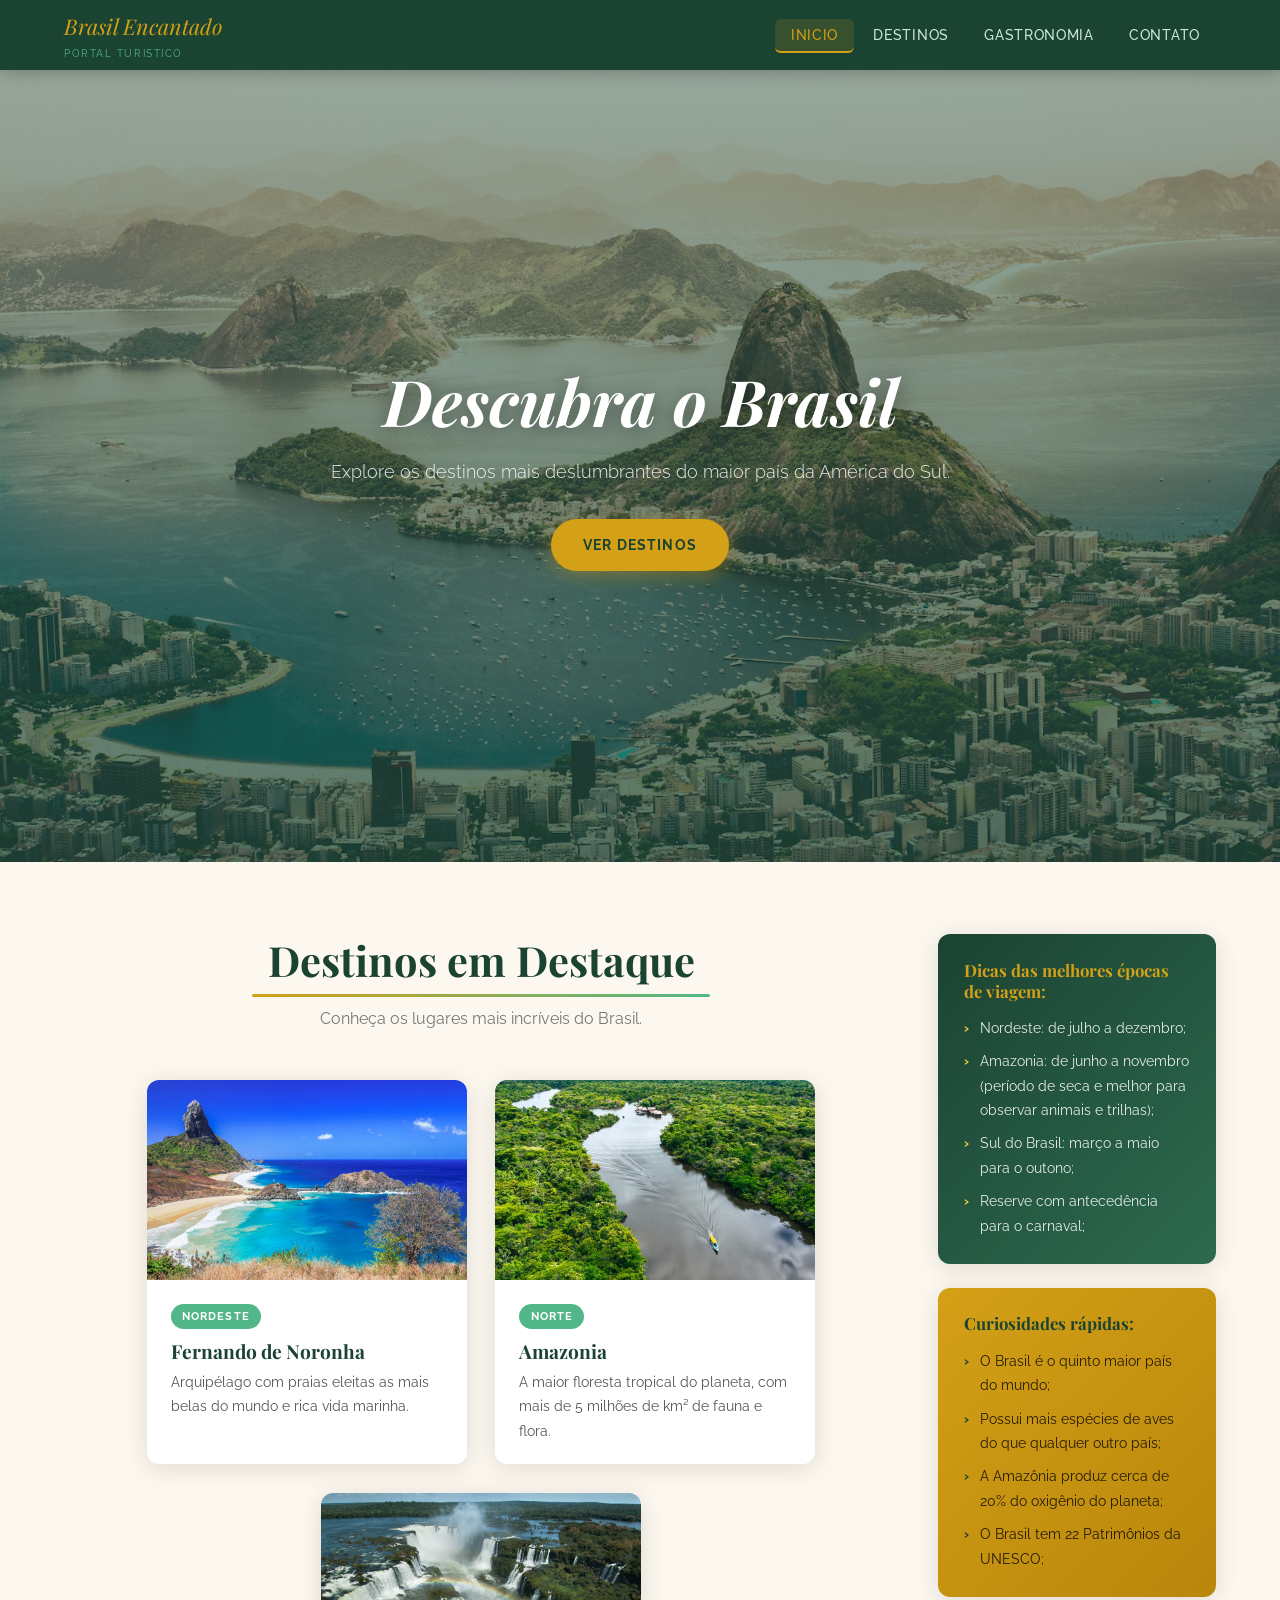
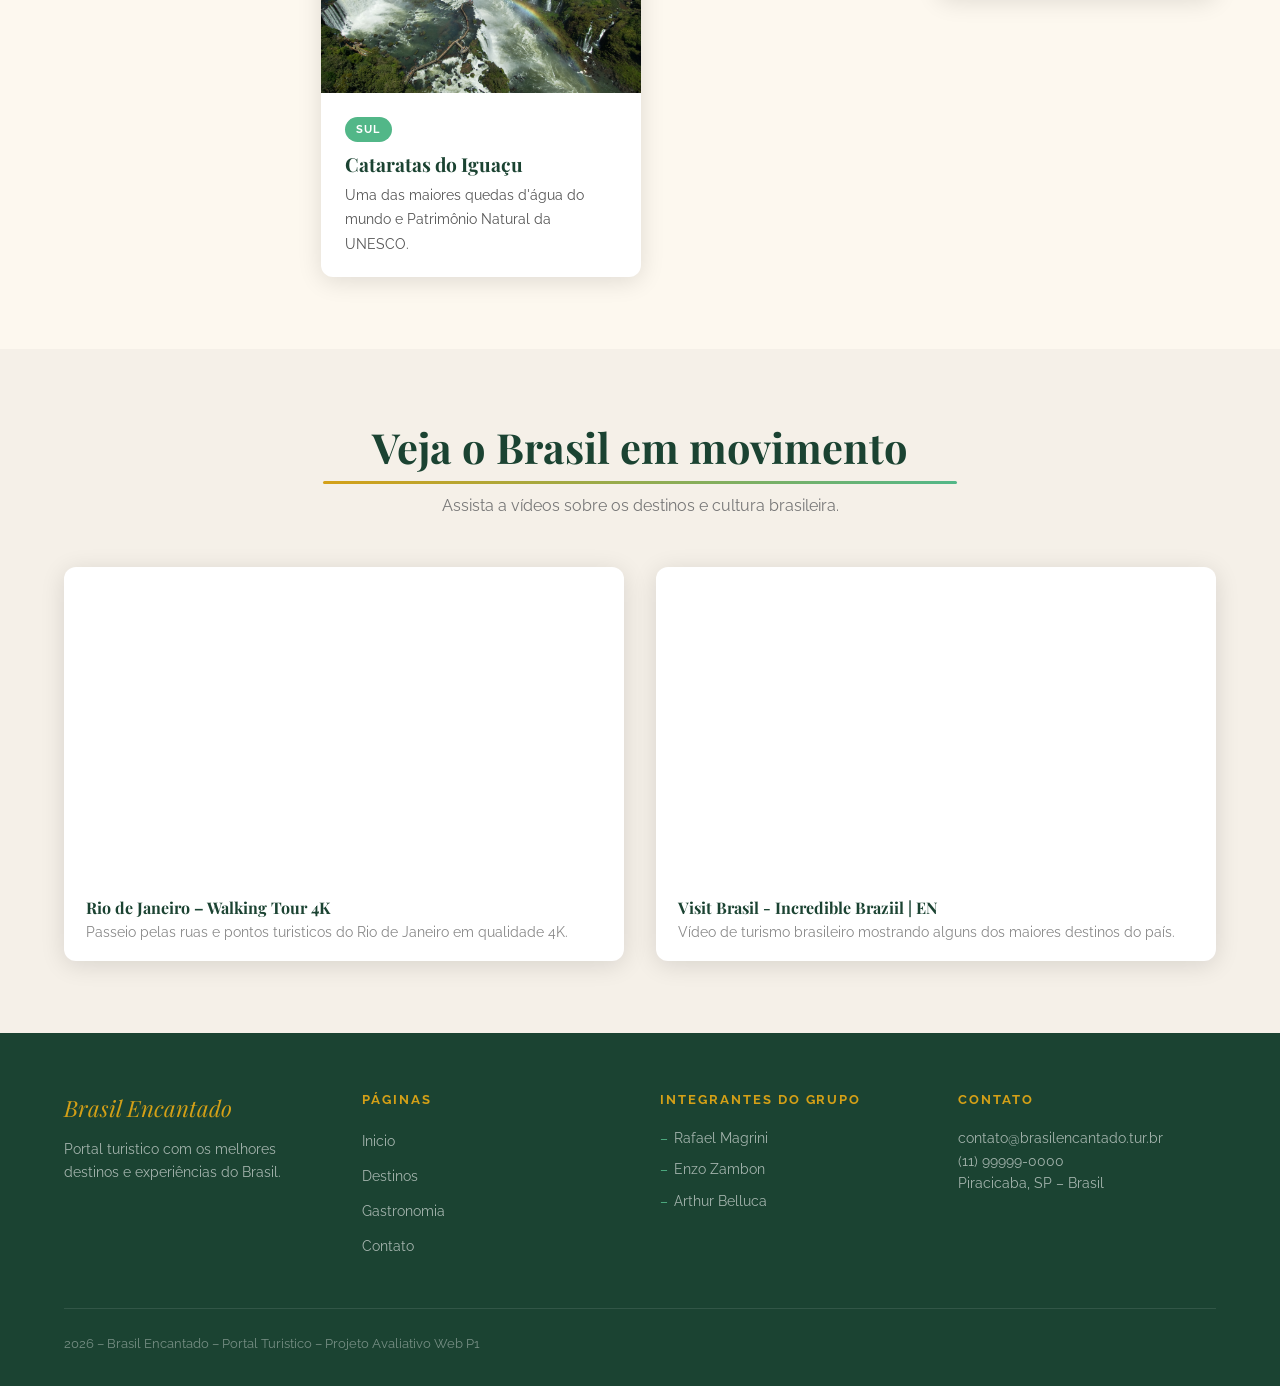
<file: index.html>
<!DOCTYPE html>
<html lang="pt-BR">
<head>
  <meta charset="UTF-8" />
  <meta name="viewport" content="width=device-width, initial-scale=1.0" />
  <title>Brasil Encantado – Portal Turistico</title>
  <link rel="stylesheet" href="css/style.css" />
</head>
<body>

  <header>
    <div class="logo">
      <div class="logo-texto">
        Brasil Encantado
        <span>Portal Turistico</span>
      </div>
    </div>
    <nav>
      <ul>
        <li><a href="index.html" class="ativo">Inicio</a></li>
        <li><a href="destinos.html">Destinos</a></li>
        <li><a href="gastronomia.html">Gastronomia</a></li>
        <li><a href="contato.html">Contato</a></li>
      </ul>
    </nav>
  </header>

  <main>

    <div class="hero">
      <img class="hero-img" src="./img/foto-rj-hero.avif" alt="Vista aérea do Rio de Janeiro com o morro do Pão de Açúcar ao fundo" />
      
      <div class="hero-overlay"></div>
      <div class="hero-conteudo">
        <h1>Descubra o Brasil</h1>
        <p>Explore os destinos mais deslumbrantes do maior país da América do Sul.</p>
        <a href="destinos.html" class="btn btn-primario">Ver Destinos</a>
      </div>
    </div>

    <section>
      <div class="layout-aside">

        <div class="conteudo-principal">
          <div class="secao-titulo">
            <h2>Destinos em Destaque</h2>
            <p>Conheça os lugares mais incríveis do Brasil.</p>
          </div>
          <div class="grid-cards">

            <div class="card">
              <img src="./img/foto-fernando-inicio.jpg" alt="foto de Fernando de Noronha, com praias paradisíacas e águas cristalinas." />
              <div class="card-corpo">
                <span class="tag">Nordeste</span>
                <h3>Fernando de Noronha</h3>
                <p>Arquipélago com praias eleitas as mais belas do mundo e rica vida marinha. </p>
              </div>
            </div>

            <div class="card">
              <img
                src="./img/foto-amazonia-inicio.jpg" alt="foto da Floresta Amazonica com vegetação exuberante e um rio cortando a floresta." />
              <div class="card-corpo">
                <span class="tag">Norte</span>
                <h3>Amazonia</h3>
                <p>A maior floresta tropical do planeta, com mais de 5 milhões de km² de fauna e flora.</p>
              </div>
            </div>

            <div class="card">
              <img
                src="./img/foto-cataratas-inicio.jpg"
                alt="foto das Cataratas do Iguaçu e sua impressionante queda d'água."
              />
              <div class="card-corpo">
                <span class="tag">Sul</span>
                <h3>Cataratas do Iguaçu</h3>
                <p>Uma das maiores quedas d'água do mundo e Patrimônio Natural da UNESCO.</p>
              </div>
            </div>

          </div>
        </div>

        <aside>
          <div class="aside-box">
            <h3>Dicas das melhores épocas de viagem:</h3>
            <ul>
              <li>Nordeste: de julho a dezembro;</li>
              <li>Amazonia: de junho a novembro (período de seca e melhor para observar animais e trilhas);</li>
              <li>Sul do Brasil: março a maio para o outono;</li>
              <li>Reserve com antecedência para o carnaval;</li>
            </ul>
          </div>
          <div class="aside-box aside-curiosidade">
            <h3>Curiosidades rápidas:</h3>
            <ul>
              <li>O Brasil é o quinto maior país do mundo;</li>
              <li>Possui mais espécies de aves do que qualquer outro país;</li>
              <li>A Amazônia produz cerca de 20% do oxigênio do planeta;</li>
              <li>O Brasil tem 22 Patrimônios da UNESCO;</li>
            </ul>
          </div>
        </aside>

      </div>
    </section>

    <section class="videos">
      <div class="secao-titulo">
        <h2>Veja o Brasil em movimento</h2>
        <p>Assista a vídeos sobre os destinos e cultura brasileira.</p>
      </div>
      <div class="grid-videos">

        <div class="video-wrapper">
          <iframe src="https://www.youtube.com/embed/m4pT1j2-c-s" title="Rio de Janeiro Walking Tour 4K – Prowalk Tours" allow="accelerometer; autoplay; clipboard-write; encrypted-media; gyroscope; picture-in-picture" allowfullscreen></iframe>
          <div class="video-info">
            <h3>Rio de Janeiro – Walking Tour 4K</h3>
            <p>Passeio pelas ruas e pontos turisticos do Rio de Janeiro em qualidade 4K.</p>
          </div>
        </div>

        <div class="video-wrapper">
          <iframe src="https://www.youtube.com/embed/-Pdvd1bwLAg" title="Incredible Brazil – Visit Brasil Oficial" allow="accelerometer; autoplay; clipboard-write; encrypted-media; gyroscope; picture-in-picture" allowfullscreen></iframe>
          <div class="video-info">
            <h3>Visit Brasil - Incredible Braziil | EN</h3>
            <p>Vídeo de turismo brasileiro mostrando alguns dos maiores destinos do país.</p>
          </div>
        </div>

      </div>
    </section>

  </main>

  <footer>
    <div class="footer-grid">
      <div class="footer-col">
        <div class="footer-logo">Brasil Encantado</div>
        <p>Portal turistico com os melhores destinos e experiências do Brasil.</p>
      </div>
      <div class="footer-col">
        <h4>Páginas</h4>
        <ul>
          <li><a href="index.html">Inicio</a></li>
          <li><a href="destinos.html">Destinos</a></li>
          <li><a href="gastronomia.html">Gastronomia</a></li>
          <li><a href="contato.html">Contato</a></li>
        </ul>
      </div>
      <div class="footer-col">
        <h4>Integrantes do Grupo</h4>
        <ul class="footer-integrantes">
          <li>Rafael Magrini</li>
          <li>Enzo Zambon</li>
          <li>Arthur Belluca</li>
        </ul>
      </div>
      <div class="footer-col">
        <h4>Contato</h4>
        <p>contato@brasilencantado.tur.br</p>
        <p>(11) 99999-0000</p>
        <p>Piracicaba, SP – Brasil</p>
      </div>
    </div>
    <hr class="footer-divider" />
    <div class="footer-bottom">
      <p>2026 – Brasil Encantado – Portal Turistico – Projeto Avaliativo Web P1</p>
    </div>
  </footer>

</body>
</html>
</file>
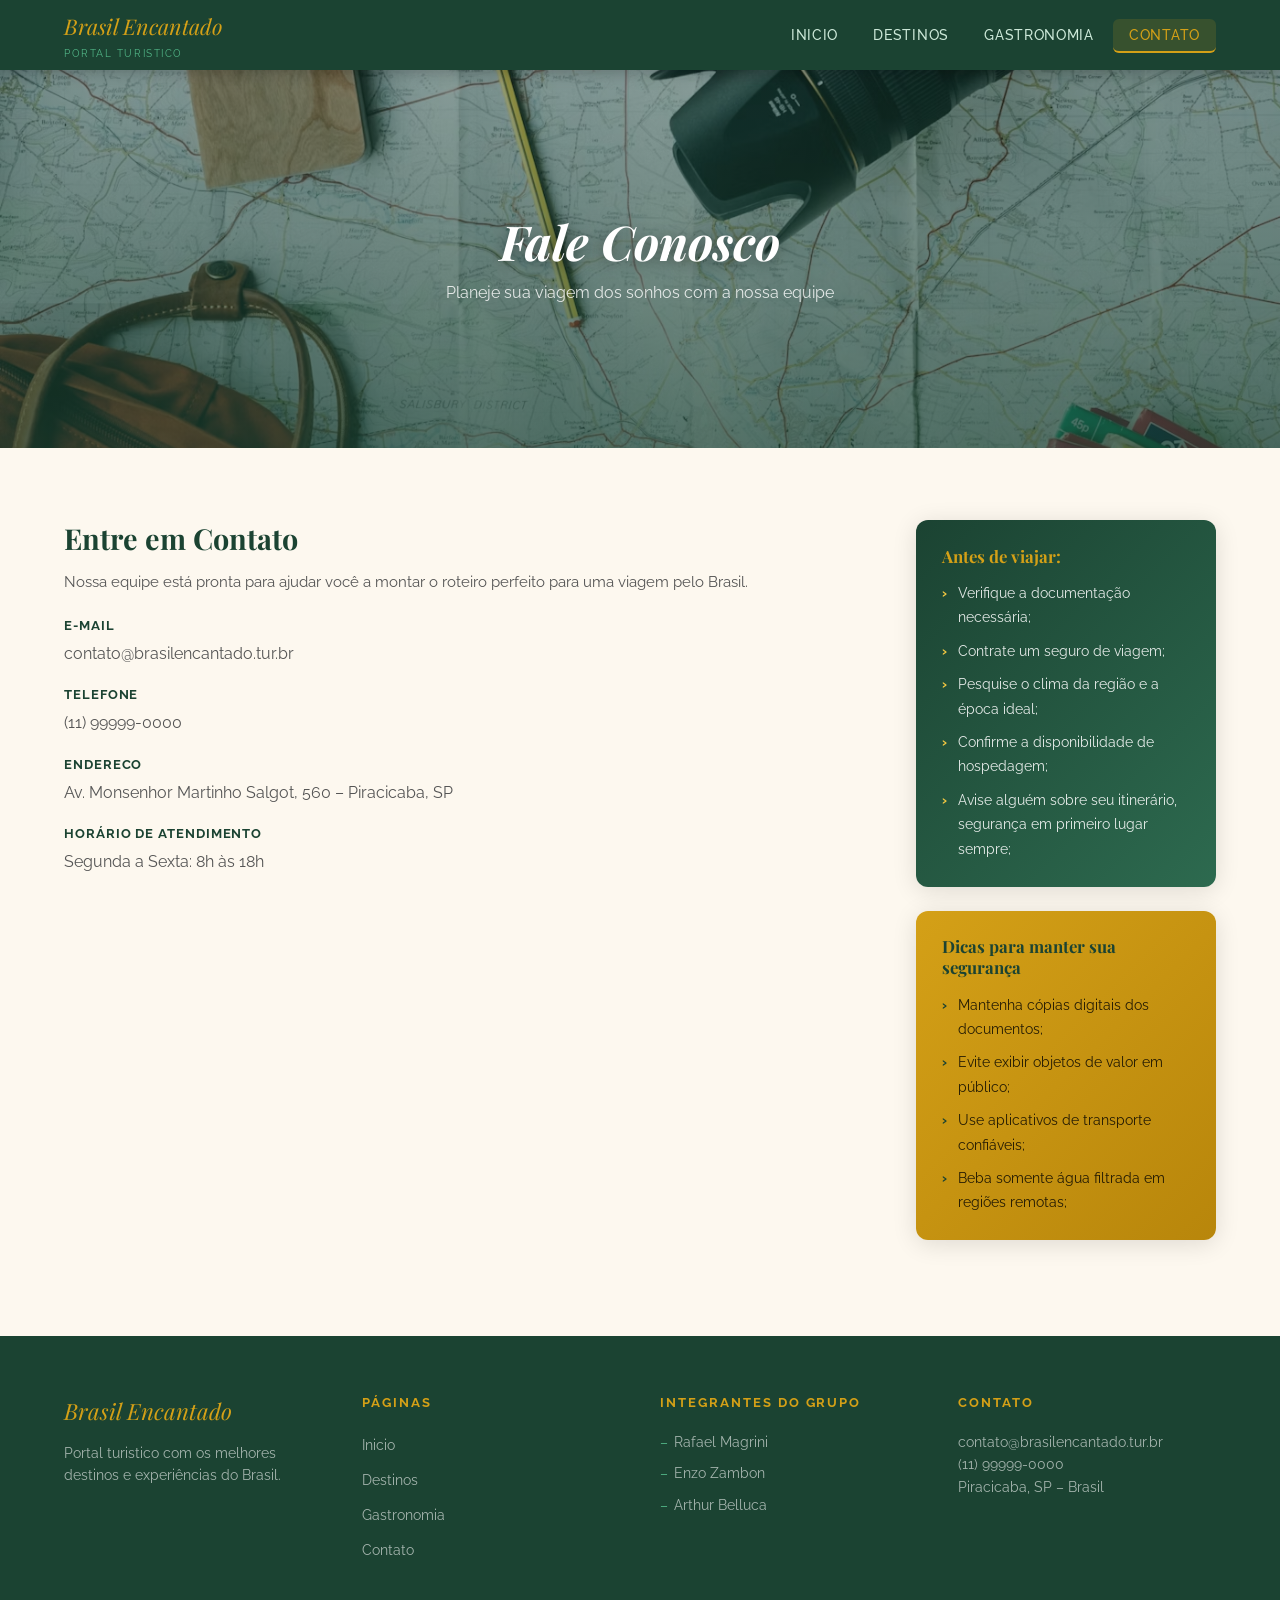
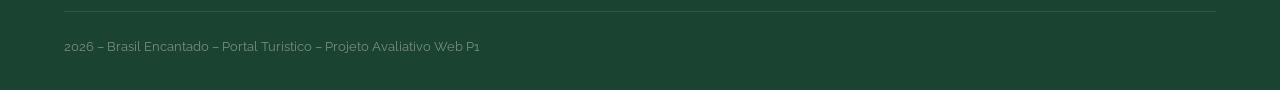
<file: contato.html>
<!DOCTYPE html>
<html lang="pt-BR">
<head>
  <meta charset="UTF-8" />
  <meta name="viewport" content="width=device-width, initial-scale=1.0" />
  <title>Contato – Brasil Encantado</title>
  <link rel="stylesheet" href="css/style.css" />
</head>
<body>

  <header>
    <div class="logo">
      <div class="logo-texto">
        Brasil Encantado
        <span>Portal Turistico</span>
      </div>
    </div>
    <nav>
      <ul>
        <li><a href="index.html">Inicio</a></li>
        <li><a href="destinos.html">Destinos</a></li>
        <li><a href="gastronomia.html">Gastronomia</a></li>
        <li><a href="contato.html" class="ativo">Contato</a></li>
      </ul>
    </nav>
  </header>

  <main>

    <div class="hero-pagina">
      <img
        src="./img/foto-itens-contato.avif"
        alt="Itens em cima de um mapa, como um caderno, lápis, bolsa, livros e uma câmera fotográfica"
      />
      <div class="hero-overlay"></div>
      <div class="hero-pagina-conteudo">
        <h1>Fale Conosco</h1>
        <p>Planeje sua viagem dos sonhos com a nossa equipe</p>
      </div>
    </div>

    <section>
      <div class="layout-aside">

        <div class="conteudo-principal">
          <div class="contato-grid">

            <div class="contato-info">
              <h2>Entre em Contato</h2>
              <p>Nossa equipe está pronta para ajudar você a montar o roteiro perfeito para uma viagem pelo Brasil.</p>

              <div class="info-item">
                <div>
                  <span class="info-label">E-mail</span>
                  <span>contato@brasilencantado.tur.br</span>
                </div>
              </div>

              <div class="info-item">
                <div>
                  <span class="info-label">Telefone</span>
                  <span>(11) 99999-0000</span>
                </div>
              </div>

              <div class="info-item">
                <div>
                  <span class="info-label">Endereco</span>
                  <span>Av. Monsenhor Martinho Salgot, 560 – Piracicaba, SP</span>
                </div>
              </div>

              <div class="info-item">
                <div>
                  <span class="info-label">Horário de Atendimento</span>
                  <span>Segunda a Sexta: 8h às 18h</span>
                </div>
              </div>
            </div>
        <aside>
          <div class="aside-box">
            <h3>Antes de viajar:</h3>
            <ul>
              <li>Verifique a documentação necessária;</li>
              <li>Contrate um seguro de viagem;</li>
              <li>Pesquise o clima da região e a época ideal;</li>
              <li>Confirme a disponibilidade de hospedagem;</li>
              <li>Avise alguém sobre seu itinerário, segurança em primeiro lugar sempre;</li>
            </ul>
          </div>
          <div class="aside-box aside-curiosidade">
            <h3>Dicas para manter sua segurança</h3>
            <ul>
              <li>Mantenha cópias digitais dos documentos;</li>
              <li>Evite exibir objetos de valor em público;</li>
              <li>Use aplicativos de transporte confiáveis;</li>
              <li>Beba somente água filtrada em regiões remotas;</li>
            </ul>
          </div>
        </aside>

      </div>
    </section>

  </main>

  <footer>
    <div class="footer-grid">
      <div class="footer-col">
        <div class="footer-logo">Brasil Encantado</div>
        <p>Portal turistico com os melhores destinos e experiências do Brasil.</p>
      </div>
      <div class="footer-col">
        <h4>Páginas</h4>
        <ul>
          <li><a href="index.html">Inicio</a></li>
          <li><a href="destinos.html">Destinos</a></li>
          <li><a href="gastronomia.html">Gastronomia</a></li>
          <li><a href="contato.html">Contato</a></li>
        </ul>
      </div>
      <div class="footer-col">
        <h4>Integrantes do Grupo</h4>
        <ul class="footer-integrantes">
          <li>Rafael Magrini</li>
          <li>Enzo Zambon</li>
          <li>Arthur Belluca</li>
        </ul>
      </div>
      <div class="footer-col">
        <h4>Contato</h4>
        <p>contato@brasilencantado.tur.br</p>
        <p>(11) 99999-0000</p>
        <p>Piracicaba, SP – Brasil</p>
      </div>
    </div>
    <hr class="footer-divider" />
    <div class="footer-bottom">
      <p>2026 – Brasil Encantado – Portal Turistico – Projeto Avaliativo Web P1</p>
    </div>
  </footer>
</body>
</html>
</file>
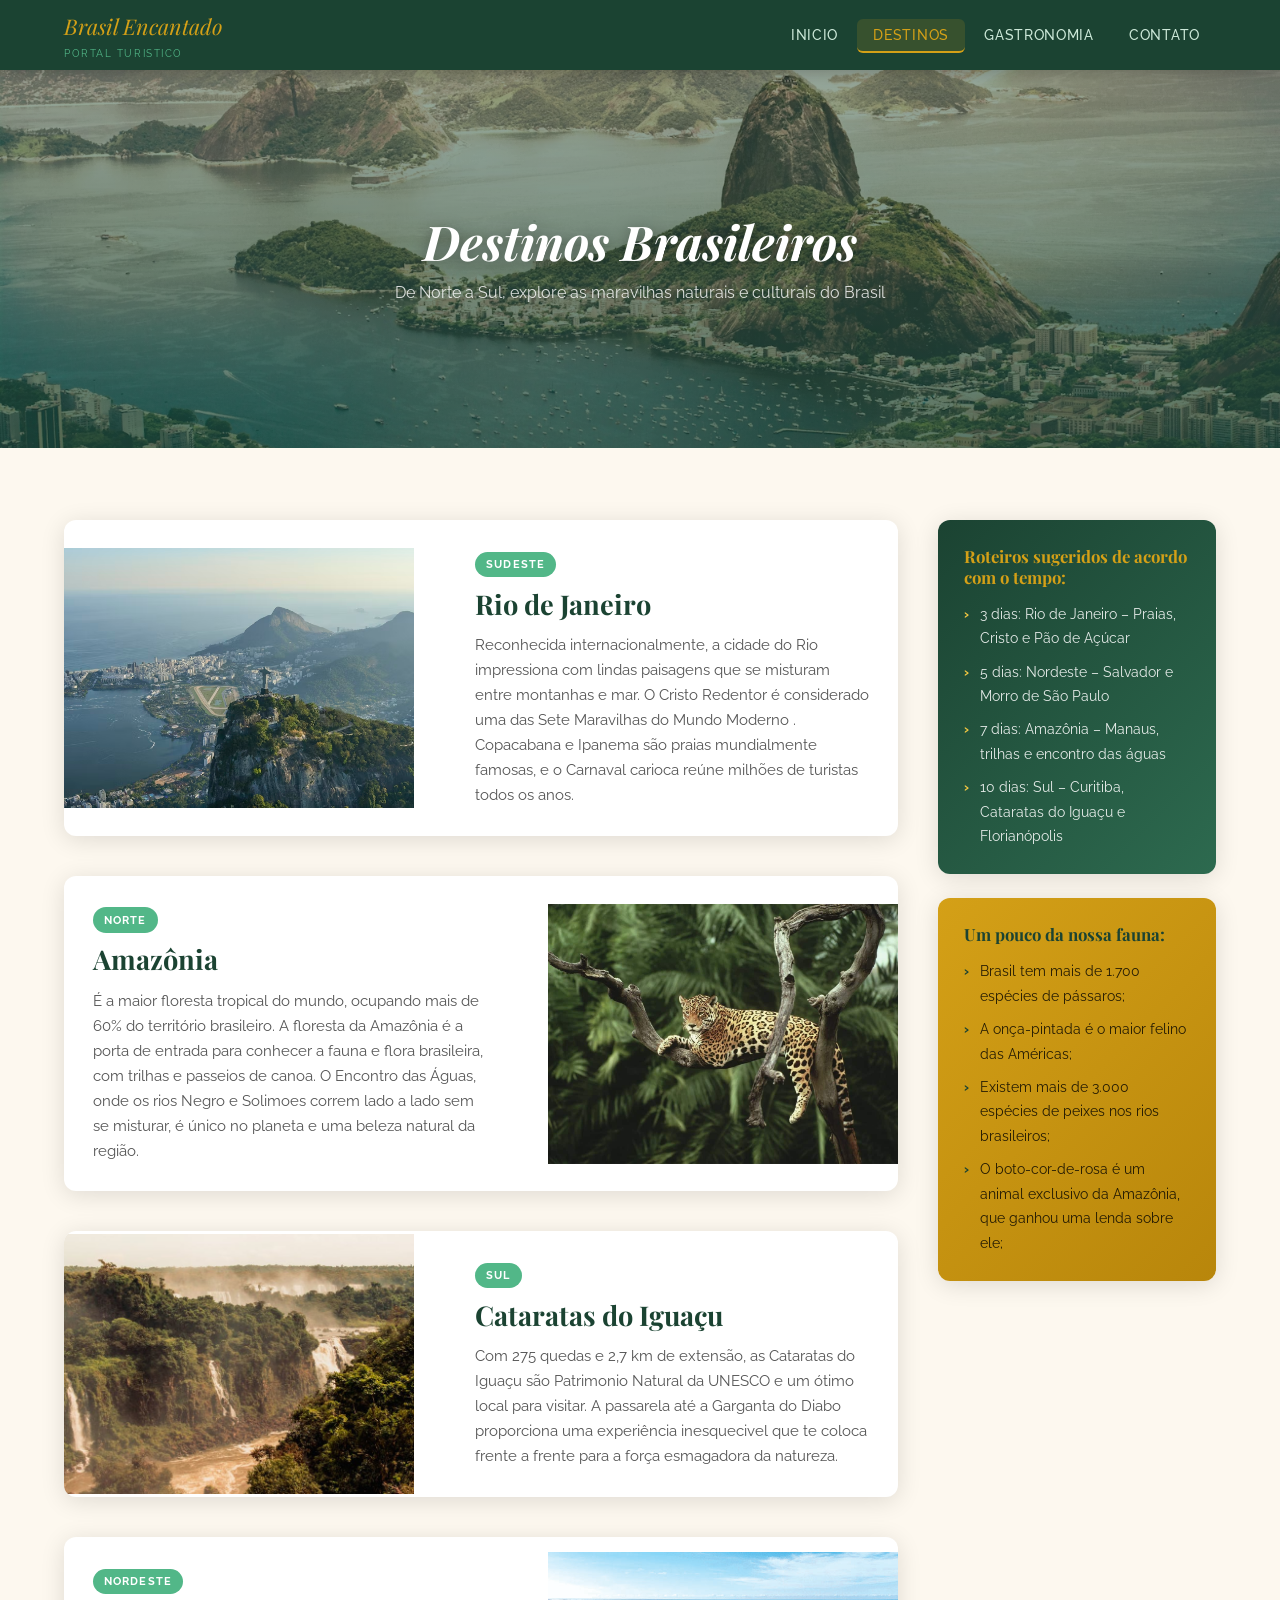
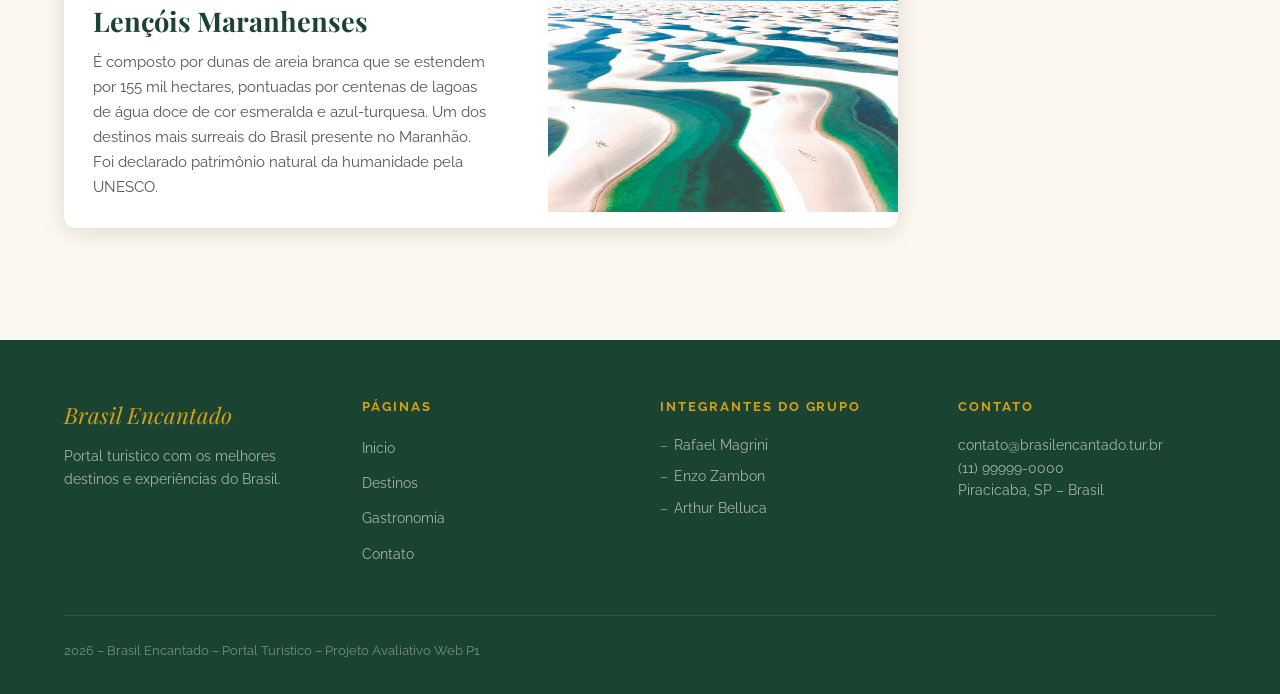
<file: destinos.html>
<!DOCTYPE html>
<html lang="pt-BR">
<head>
  <meta charset="UTF-8" />
  <meta name="viewport" content="width=device-width, initial-scale=1.0" />
  <title>Destinos – Brasil Encantado</title>
  <link rel="stylesheet" href="css/style.css" />
</head>
<body>

  <header>
    <div class="logo">
      <div class="logo-texto">
        Brasil Encantado
        <span>Portal Turistico</span>
      </div>
    </div>
    <nav>
      <ul>
        <li><a href="index.html">Inicio</a></li>
        <li><a href="destinos.html" class="ativo">Destinos</a></li>
        <li><a href="gastronomia.html">Gastronomia</a></li>
        <li><a href="contato.html">Contato</a></li>
      </ul>
    </nav>
  </header>

  <main>

    <div class="hero-pagina">
      <img src="./img/foto-rj-hero.avif" alt="Vista aérea do Rio de Janeiro com o morro do Pão de Açúcar ao fundo"
      />
      <div class="hero-overlay"></div>
      <div class="hero-pagina-conteudo">
        <h1>Destinos Brasileiros</h1>
        <p>De Norte a Sul, explore as maravilhas naturais e culturais do Brasil</p>
      </div>
    </div>

    <section>
      <div class="layout-aside">

        <div class="conteudo-principal">

          <div class="destino-item">
            <img src="./img/foto-rj-destinos.avif" alt="Rio de Janeiro, vista aérea com o Cristo Redentor ao centro"
            />
            <div class="destino-texto">
              <span class="tag">Sudeste</span>
              <h2>Rio de Janeiro</h2>
              <p>
                Reconhecida internacionalmente, a cidade do Rio impressiona com lindas paisagens que se misturam entre montanhas e mar.
                O Cristo Redentor é considerado uma das Sete Maravilhas do Mundo Moderno . Copacabana e Ipanema são praias
                mundialmente famosas, e o Carnaval carioca reúne milhões de turistas todos os anos.
              </p>
            </div>
          </div>

          <div class="destino-item invertido">
            <img src="./img/foto-amazonia-destinos.jpg" alt="foto de onça pintada na Amazônia com a floresta ao fundo"/>
            <div class="destino-texto">
              <span class="tag">Norte</span>
              <h2>Amazônia</h2>
              <p>
                É a maior floresta tropical do mundo, ocupando mais de 60% do território brasileiro.
                A floresta da Amazônia é a porta de entrada para conhecer a fauna e flora brasileira, com trilhas e passeios de canoa.
                O Encontro das Águas, onde os rios Negro e Solimoes correm lado a lado sem se misturar, é único no planeta e uma beleza natural da região.
              </p>
            </div>
          </div>

          <div class="destino-item">
            <img src="./img/foto-cataratas-destinos.jpeg" alt="imagem das Cataratas do Iguaçu e suas quedas d'água espetaculares"/>
            <div class="destino-texto">
              <span class="tag">Sul</span>
              <h2>Cataratas do Iguaçu</h2>
              <p> Com 275 quedas e 2,7 km de extensão, as Cataratas do Iguaçu são Patrimonio Natural da UNESCO e um ótimo local para visitar.
              A passarela até a Garganta do Diabo proporciona uma experiência inesquecivel que te coloca frente a frente para a força esmagadora da natureza.
              </p>
            </div>
          </div>

          <div class="destino-item invertido">
            <img src="./img/foto-lencois-destinos.jpg" alt="imagem dos chamados Lençóis Maranhenses e suas dunas brancas e lagoas coloridas"/>
            <div class="destino-texto">
              <span class="tag">Nordeste</span>
              <h2>Lençóis Maranhenses</h2>
              <p>
                É composto por dunas de areia branca que se estendem por 155 mil hectares, pontuadas por centenas de lagoas de água doce de cor esmeralda e azul-turquesa. Um dos destinos mais surreais do Brasil presente no Maranhão. Foi declarado patrimônio natural da humanidade pela UNESCO. </p>
            </div>
          </div>

        </div>

        <aside>
          <div class="aside-box">
            <h3>Roteiros sugeridos de acordo com o tempo:</h3>
            <ul>
              <li>3 dias: Rio de Janeiro – Praias, Cristo e Pão de Açúcar</li>
              <li>5 dias: Nordeste – Salvador e Morro de São Paulo</li>
              <li>7 dias: Amazônia – Manaus, trilhas e encontro das águas</li>
              <li>10 dias: Sul – Curitiba, Cataratas do Iguaçu e Florianópolis</li>
            </ul>
          </div>
          <div class="aside-box aside-curiosidade">
            <h3>Um pouco da nossa fauna:</h3>
            <ul>
              <li>Brasil tem mais de 1.700 espécies de pássaros;</li>
              <li>A onça-pintada é o maior felino das Américas;</li>
              <li>Existem mais de 3.000 espécies de peixes nos rios brasileiros;</li>
              <li>O boto-cor-de-rosa é um animal exclusivo da Amazônia, que ganhou uma lenda sobre ele;</li>
            </ul>
          </div>
        </aside>

      </div>
    </section>

  </main>

  <footer>
    <div class="footer-grid">
      <div class="footer-col">
        <div class="footer-logo">Brasil Encantado</div>
        <p>Portal turistico com os melhores destinos e experiências do Brasil.</p>
      </div>
      <div class="footer-col">
        <h4>Páginas</h4>
        <ul>
          <li><a href="index.html">Inicio</a></li>
          <li><a href="destinos.html">Destinos</a></li>
          <li><a href="gastronomia.html">Gastronomia</a></li>
          <li><a href="contato.html">Contato</a></li>
        </ul>
      </div>
      <div class="footer-col">
        <h4>Integrantes do Grupo</h4>
        <ul class="footer-integrantes">
          <li>Rafael Magrini</li>
          <li>Enzo Zambon</li>
          <li>Arthur Belluca</li>
        </ul>
      </div>
      <div class="footer-col">
        <h4>Contato</h4>
        <p>contato@brasilencantado.tur.br</p>
        <p>(11) 99999-0000</p>
        <p>Piracicaba, SP – Brasil</p>
      </div>
    </div>
    <hr class="footer-divider" />
    <div class="footer-bottom">
      <p>2026 – Brasil Encantado – Portal Turistico – Projeto Avaliativo Web P1</p>
    </div>
  </footer>

</body>
</html>
</file>
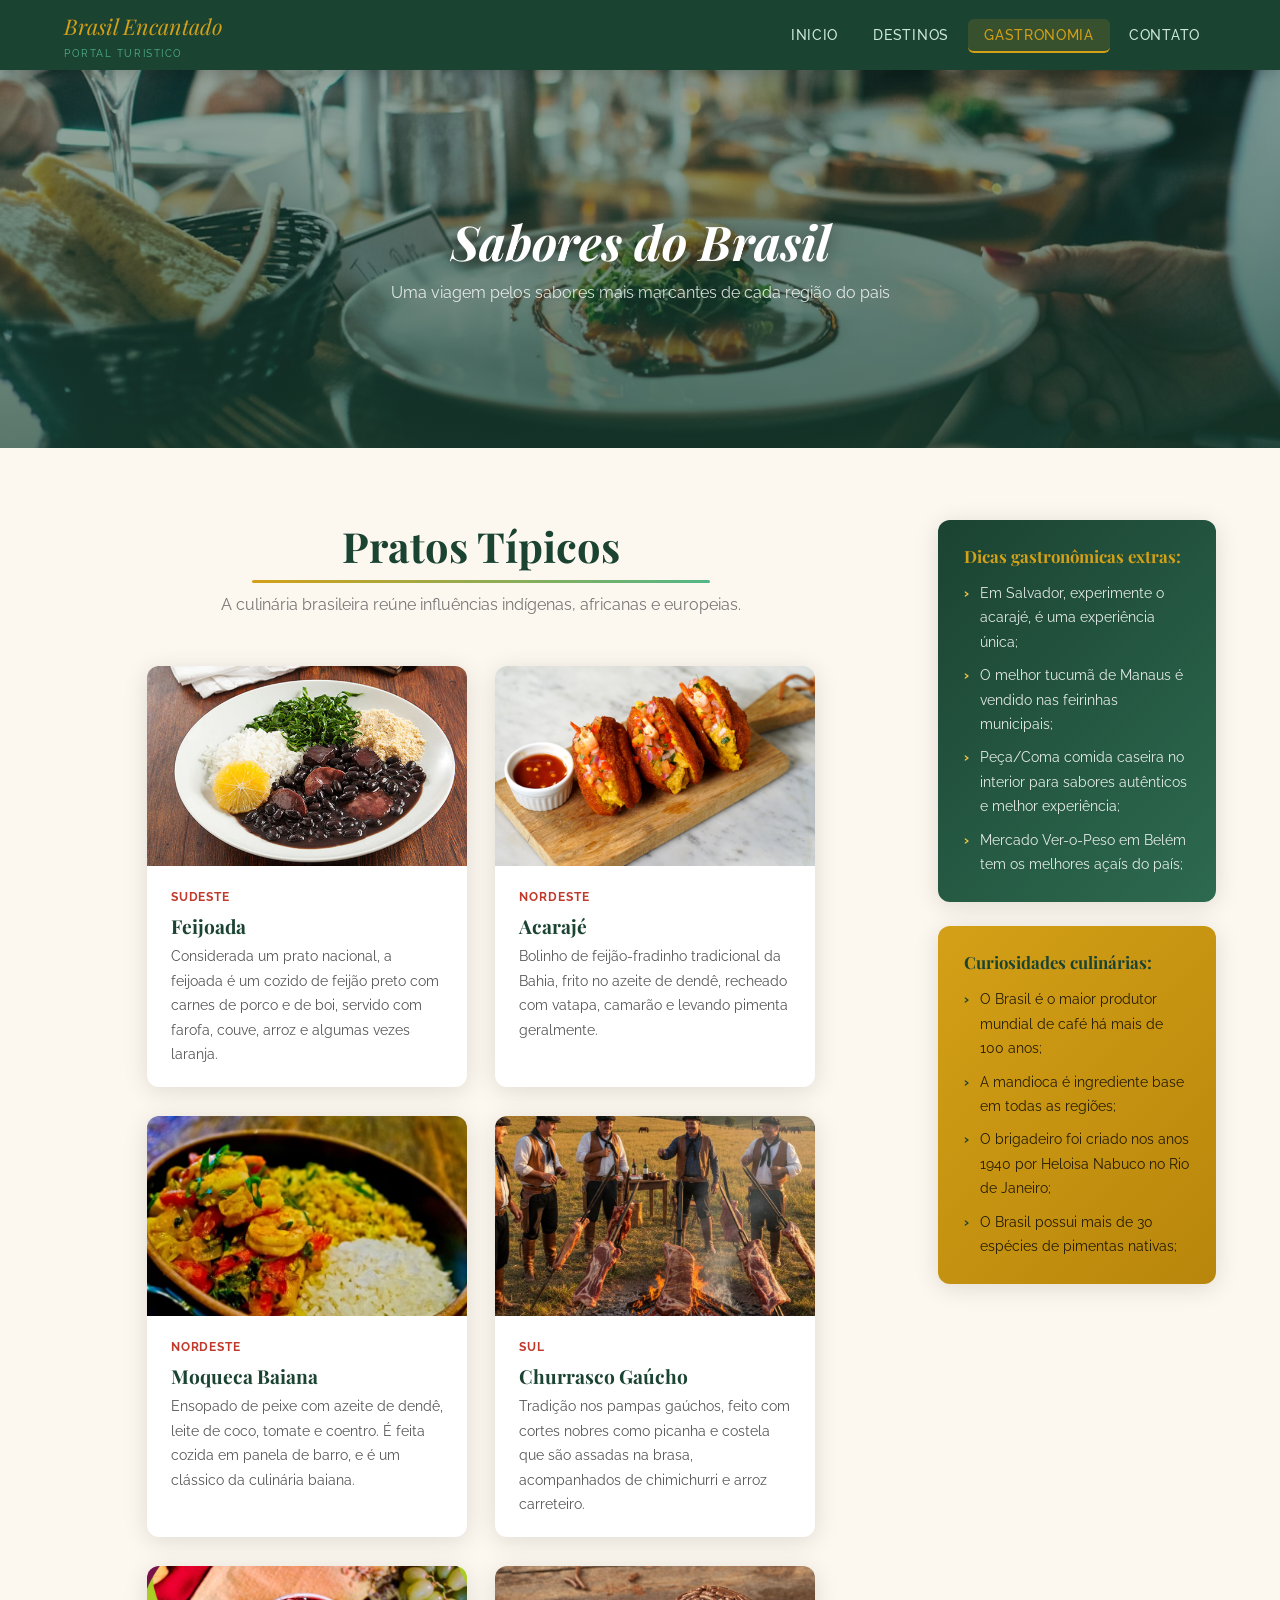
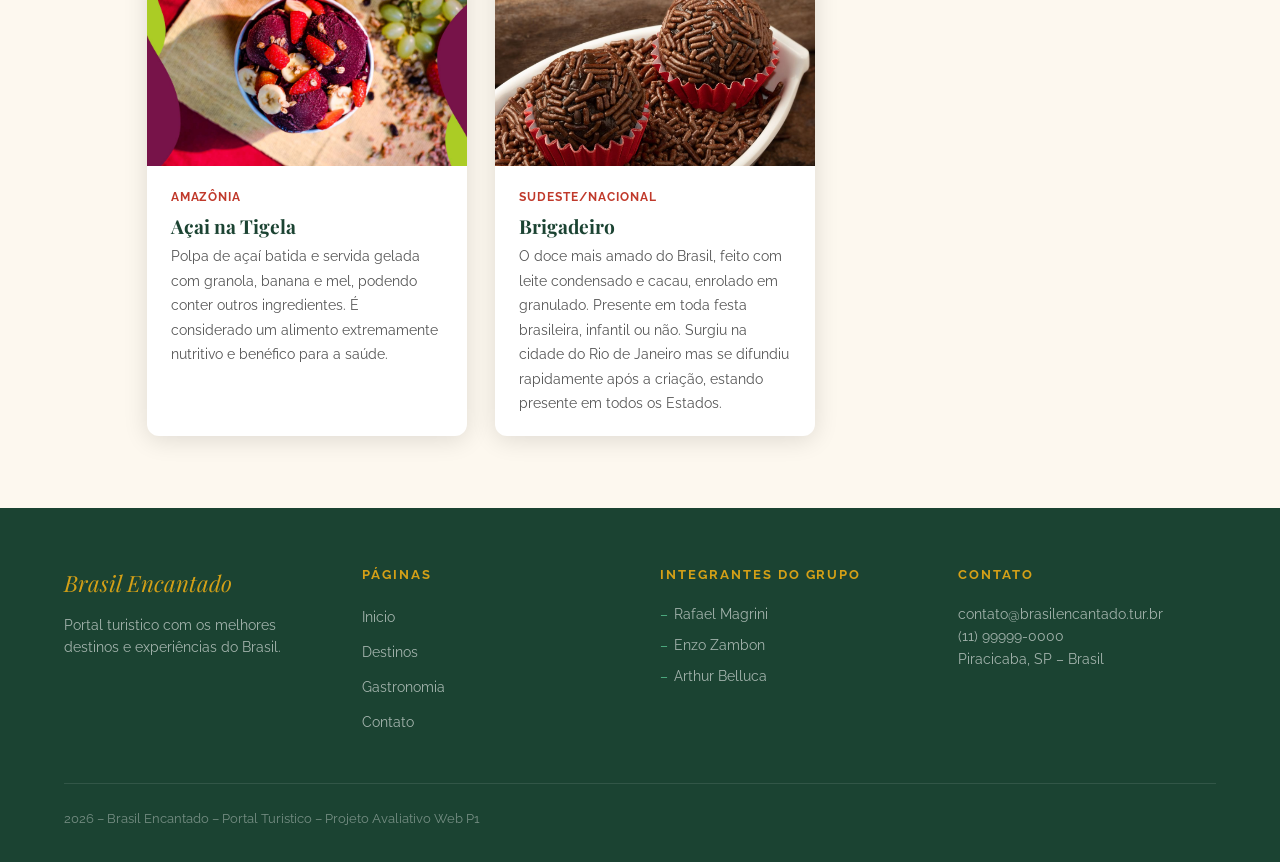
<file: gastronomia.html>
<!DOCTYPE html>
<html lang="pt-BR">
<head>
  <meta charset="UTF-8" />
  <meta name="viewport" content="width=device-width, initial-scale=1.0" />
  <title>Gastronomia – Brasil Encantado</title>
  <link rel="stylesheet" href="css/style.css" />
</head>
<body>

  <header>
    <div class="logo">
      <div class="logo-texto">
        Brasil Encantado
        <span>Portal Turistico</span>
      </div>
    </div>
    <nav>
      <ul>
        <li><a href="index.html">Inicio</a></li>
        <li><a href="destinos.html">Destinos</a></li>
        <li><a href="gastronomia.html" class="ativo">Gastronomia</a></li>
        <li><a href="contato.html">Contato</a></li>
      </ul>
    </nav>
  </header>

  <main>

    <div class="hero-pagina">
      <img src="./img/foto-comidas-gastronomia.avif"
        alt="Mesa com pratos com comidas coloridas"/>
      <div class="hero-overlay"></div>
      <div class="hero-pagina-conteudo">
        <h1>Sabores do Brasil</h1>
        <p>Uma viagem pelos sabores mais marcantes de cada região do pais</p>
      </div>
    </div>

    <section>
      <div class="layout-aside">

        <div class="conteudo-principal">
          <div class="secao-titulo">
            <h2>Pratos Típicos</h2>
            <p>A culinária brasileira reúne influências indígenas, africanas e europeias.</p>
          </div>
          <div class="grid-cards">

            <div class="receita-card">
              <img
                src="./img/foto-feijoada-gastronomia.jpg"
                alt="Foto de uma feijoada, feijão preto com carnes, arroz, couve, farofa e laranja"/>
              <div class="receita-corpo">
                <span class="receita-regiao">Sudeste</span>
                <h3>Feijoada</h3>
                <p>Considerada um prato nacional, a feijoada é um cozido de feijão preto com carnes de porco e de boi, servido com farofa, couve, arroz e algumas vezes laranja.</p>
              </div>
            </div>

            <div class="receita-card">
              <img src="./img/foto-acaraje-gastronomia.jpg" alt="Acarajé, um bolinho de feijão frito no azeite de dendê, levando pimenta geralmente e camarão."/>
              <div class="receita-corpo">
                <span class="receita-regiao">Nordeste</span>
                <h3>Acarajé</h3>
                <p>Bolinho de feijão-fradinho tradicional da Bahia, frito no azeite de dendê, recheado com vatapa, camarão e levando pimenta geralmente.</p>
              </div>
            </div>

            <div class="receita-card">
              <img src="./img/foto-moqueca-gastronomia.avif" alt="foto da Moqueca baiana, um ensopado de peixe com dendê e leite de coco"/>
              <div class="receita-corpo">
                <span class="receita-regiao">Nordeste</span>
                <h3>Moqueca Baiana</h3>
                <p>Ensopado de peixe com azeite de dendê, leite de coco, tomate e coentro. É feita cozida em panela de barro, e é um clássico da culinária baiana.</p>
              </div>
            </div>

            <div class="receita-card">
              <img src="./img/foto-churrascogaucho-gastronomia.jpeg" alt="foto de um Churrasco Gaúcho: homens em volta de fogueira com carnes assadas na brasa"/>
              <div class="receita-corpo">
                <span class="receita-regiao">Sul</span>
                <h3>Churrasco Gaúcho</h3>
                <p>Tradição nos pampas gaúchos, feito com cortes nobres como picanha e costela que são assadas na brasa, acompanhados de chimichurri e arroz carreteiro.</p>
              </div>
            </div>

            <div class="receita-card">
              <img
                src="./img/foto-acai-gastronomia.jpg"
                alt="Foto de uma tigela de açaí."
              />
              <div class="receita-corpo">
                <span class="receita-regiao">Amazônia</span>
                <h3>Açai na Tigela</h3>
                <p>Polpa de açaí batida e servida gelada com granola, banana e mel, podendo conter outros ingredientes. É considerado um alimento extremamente nutritivo e benéfico para a saúde.</p>
              </div>
            </div>

            <div class="receita-card">
              <img
                src="./img/foto-brigadeiro-gastronomia.jpg"
                alt="Foto de brigadeiros, doces enrolados em granulado, feitos com leite condensado e cacau"
              />
              <div class="receita-corpo">
                <span class="receita-regiao">Sudeste/Nacional</span>
                <h3>Brigadeiro</h3>
                <p>O doce mais amado do Brasil, feito com leite condensado e cacau, enrolado em granulado. Presente em toda festa brasileira, infantil ou não. Surgiu na cidade do Rio de Janeiro mas se difundiu rapidamente após a criação, estando presente em todos os Estados.</p>
              </div>
            </div>

          </div>
        </div>

        <aside>
          <div class="aside-box">
            <h3>Dicas gastronômicas extras:</h3>
            <ul>
              <li>Em Salvador, experimente o acarajé, é uma experiência única;</li>
              <li>O melhor tucumã de Manaus é vendido nas feirinhas municipais;</li>
              <li>Peça/Coma comida caseira no interior para sabores autênticos e melhor experiência;</li>
              <li>Mercado Ver-o-Peso em Belém tem os melhores açaís do país;</li>
            </ul>
          </div>
          <div class="aside-box aside-curiosidade">
            <h3>Curiosidades culinárias:</h3>
            <ul>
              <li>O Brasil é o maior produtor mundial de café há mais de 100 anos;</li>
              <li>A mandioca é ingrediente base em todas as regiões;</li>
              <li>O brigadeiro foi criado nos anos 1940 por Heloisa Nabuco no Rio de Janeiro;</li>
              <li>O Brasil possui mais de 30 espécies de pimentas nativas;</li>
            </ul>
          </div>
        </aside>

      </div>
    </section>

  </main>

  <footer>
    <div class="footer-grid">
      <div class="footer-col">
        <div class="footer-logo">Brasil Encantado</div>
        <p>Portal turistico com os melhores destinos e experiências do Brasil.</p>
      </div>
      <div class="footer-col">
        <h4>Páginas</h4>
        <ul>
          <li><a href="index.html">Inicio</a></li>
          <li><a href="destinos.html">Destinos</a></li>
          <li><a href="gastronomia.html">Gastronomia</a></li>
          <li><a href="contato.html">Contato</a></li>
        </ul>
      </div>
      <div class="footer-col">
        <h4>Integrantes do Grupo</h4>
        <ul class="footer-integrantes">
          <li>Rafael Magrini</li>
          <li>Enzo Zambon</li>
          <li>Arthur Belluca</li>
        </ul>
      </div>
      <div class="footer-col">
        <h4>Contato</h4>
        <p>contato@brasilencantado.tur.br</p>
        <p>(11) 99999-0000</p>
        <p>Piracicaba, SP – Brasil</p>
      </div>
    </div>
    <hr class="footer-divider" />
    <div class="footer-bottom">
      <p>2026 – Brasil Encantado – Portal Turistico – Projeto Avaliativo Web P1</p>
    </div>
  </footer>

</body>
</html>
</file>
<file: css/style.css>
@import url('https://fonts.googleapis.com/css2?family=Playfair+Display:ital,wght@0,700;0,900;1,400&family=Raleway:wght@300;400;500;600;700&display=swap');

:root {
  --verde-escuro: #1b4332;
  --verde-medio: #2d6a4f;
  --verde-claro: #52b788;
  --dourado: #d4a017;
  --dourado-claro: #f4c842;
  --creme: #fdf8ef;
  --cinza-claro: #f5f0e8;
  --branco: #ffffff;
  --cinza-texto: #555555;
  --sombra: 0 4px 24px rgba(0, 0, 0, 0.12);
  --sombra-hover: 0 8px 36px rgba(0, 0, 0, 0.20);
  --radius: 12px;
  --transicao: all 0.3s ease;
  --fonte-titulo: 'Playfair Display', serif;
  --fonte-corpo: 'Raleway', sans-serif;
}

* {
  box-sizing: border-box;
  margin: 0;
  padding: 0;
}

html {
  scroll-behavior: smooth;
}

body {
  font-family: var(--fonte-corpo);
  background-color: var(--creme);
  color: var(--cinza-texto);
  line-height: 1.7;
  font-size: 16px;
}

img {
  max-width: 100%;
  display: block;
  object-fit: cover;
}

a {
  text-decoration: none;
  color: inherit;
  transition: var(--transicao);
}

ul {
  list-style: none;
}

h1,
h2,
h3 {
  font-family: var(--fonte-titulo);
  color: var(--verde-escuro);
  line-height: 1.25;
}

header {
  background-color: var(--verde-escuro);
  padding: 0 5%;
  position: sticky;
  top: 0;
  z-index: 1000;
  box-shadow: 0 2px 16px rgba(0, 0, 0, 0.25);
  display: flex;
  align-items: center;
  justify-content: space-between;
  gap: 1rem;
  min-height: 70px;
}

.logo {
  display: flex;
  align-items: center;
  gap: 0.7rem;
}

.logo-texto {
  font-family: var(--fonte-titulo);
  font-style: italic;
  font-size: 1.35rem;
  color: var(--dourado);
}

.logo-texto span {
  display: block;
  font-size: 0.65rem;
  font-family: var(--fonte-corpo);
  font-style: normal;
  color: var(--verde-claro);
  letter-spacing: 0.15em;
  text-transform: uppercase;
}

nav ul {
  display: flex;
  gap: 0.2rem;
}

nav ul li a {
  color: #cce8d8;
  font-weight: 500;
  font-size: 0.88rem;
  letter-spacing: 0.05em;
  text-transform: uppercase;
  padding: 0.5rem 1rem;
  border-radius: 6px;
  transition: var(--transicao);
}

nav ul li a:hover {
  color: var(--dourado);
  background-color: rgba(255, 255, 255, 0.08);
}

nav ul li a.ativo {
  color: var(--dourado);
  background-color: rgba(212, 160, 23, 0.15);
  border-bottom: 2px solid var(--dourado);
}

.hero {
  position: relative;
  height: 88vh;
  min-height: 480px;
  overflow: hidden;
  display: flex;
  align-items: center;
  justify-content: center;
  text-align: center;
}

.hero-img {
  position: absolute;
  inset: 0;
  width: 100%;
  height: 100%;
  object-fit: cover;
}

.hero-overlay {
  position: absolute;
  inset: 0;
  background: linear-gradient(to bottom, rgba(27, 67, 50, 0.45), rgba(27, 67, 50, 0.72));
}

.hero-conteudo {
  position: relative;
  z-index: 2;
  max-width: 720px;
  padding: 2rem;
}

.hero-conteudo h1 {
  font-size: clamp(2.2rem, 6vw, 4rem);
  color: var(--branco);
  font-style: italic;
  text-shadow: 0 2px 20px rgba(0, 0, 0, 0.4);
  margin-bottom: 1rem;
}

.hero-conteudo p {
  font-size: 1.1rem;
  color: rgba(255, 255, 255, 0.9);
  margin-bottom: 2rem;
  font-weight: 300;
}

.hero-pagina {
  height: 42vh;
  min-height: 280px;
  position: relative;
  display: flex;
  align-items: center;
  justify-content: center;
  text-align: center;
  overflow: hidden;
}

.hero-pagina img {
  position: absolute;
  inset: 0;
  width: 100%;
  height: 100%;
  object-fit: cover;
}

.hero-pagina-conteudo {
  position: relative;
  z-index: 2;
  color: var(--branco);
}

.hero-pagina-conteudo h1 {
  color: var(--branco);
  font-size: clamp(1.8rem, 5vw, 3rem);
  font-style: italic;
  text-shadow: 0 2px 16px rgba(0, 0, 0, 0.4);
}

.hero-pagina-conteudo p {
  font-size: 1rem;
  color: rgba(255, 255, 255, 0.82);
  margin-top: 0.5rem;
}

.btn {
  display: inline-block;
  padding: 0.85rem 2rem;
  border-radius: 50px;
  font-weight: 700;
  font-size: 0.9rem;
  letter-spacing: 0.08em;
  text-transform: uppercase;
  transition: var(--transicao);
}

.btn-primario {
  background-color: var(--dourado);
  color: var(--verde-escuro);
  box-shadow: 0 4px 18px rgba(212, 160, 23, 0.4);
}

.btn-primario:hover {
  background-color: var(--dourado-claro);
  transform: translateY(-3px);
}

section {
  padding: 4.5rem 5%;
}

.secao-titulo {
  text-align: center;
  margin-bottom: 3rem;
}

.secao-titulo h2 {
  font-size: clamp(1.8rem, 4vw, 2.6rem);
  margin-bottom: 0.5rem;
}

.secao-titulo h2::after {
  content: '';
  display: block;
  height: 3px;
  width: 55%;
  background: linear-gradient(to right, var(--dourado), var(--verde-claro));
  margin: 0.5rem auto 0;
  border-radius: 2px;
}

.secao-titulo p {
  max-width: 520px;
  margin: 0 auto;
  color: #777;
}

.layout-aside {
  display: flex;
  gap: 2.5rem;
  align-items: flex-start;
}

.conteudo-principal {
  flex: 3;
  min-width: 0;
}

aside {
  flex: 1;
  min-width: 240px;
  max-width: 300px;
}

.aside-box {
  background: linear-gradient(135deg, var(--verde-escuro), var(--verde-medio));
  color: var(--branco);
  border-radius: var(--radius);
  padding: 1.6rem;
  margin-bottom: 1.5rem;
  box-shadow: var(--sombra);
}

.aside-box h3 {
  color: var(--dourado);
  font-size: 1.05rem;
  margin-bottom: 0.9rem;
}

.aside-box ul {
  display: flex;
  flex-direction: column;
  gap: 0.55rem;
}

.aside-box ul li {
  font-size: 0.9rem;
  color: rgba(255, 255, 255, 0.88);
  padding-left: 1rem;
  position: relative;
}

.aside-box ul li::before {
  content: '›';
  position: absolute;
  left: 0;
  color: var(--dourado-claro);
  font-weight: 700;
}

.aside-curiosidade {
  background: linear-gradient(135deg, var(--dourado), #b8860b);
}

.aside-curiosidade h3 {
  color: var(--verde-escuro);
}

.aside-curiosidade ul li {
  color: rgba(0, 0, 0, 0.82);
}

.aside-curiosidade ul li::before {
  color: var(--verde-escuro);
}

.grid-cards {
  display: flex;
  flex-wrap: wrap;
  gap: 1.8rem;
  justify-content: center;
}

.card {
  background-color: var(--branco);
  border-radius: var(--radius);
  overflow: hidden;
  box-shadow: var(--sombra);
  flex: 1 1 260px;
  max-width: 320px;
  transition: var(--transicao);
}

.card:hover {
  transform: translateY(-6px);
  box-shadow: var(--sombra-hover);
}

.card img {
  width: 100%;
  height: 200px;
  transition: transform 0.4s ease;
}

.card:hover img {
  transform: scale(1.05);
}

.card-corpo {
  padding: 1.3rem 1.5rem;
}

.card-corpo h3 {
  font-size: 1.2rem;
  margin-bottom: 0.45rem;
}

.card-corpo p {
  font-size: 0.9rem;
  color: var(--cinza-texto);
}

.tag {
  display: inline-block;
  background-color: var(--verde-claro);
  color: var(--branco);
  font-size: 0.7rem;
  font-weight: 700;
  letter-spacing: 0.1em;
  text-transform: uppercase;
  padding: 0.2rem 0.7rem;
  border-radius: 20px;
  margin-bottom: 0.6rem;
}

.videos {
  background-color: var(--cinza-claro);
}

.grid-videos {
  display: flex;
  flex-wrap: wrap;
  gap: 2rem;
  justify-content: center;
}

.video-wrapper {
  flex: 1 1 460px;
  max-width: 600px;
  background-color: var(--branco);
  border-radius: var(--radius);
  overflow: hidden;
  box-shadow: var(--sombra);
  transition: var(--transicao);
}

.video-wrapper:hover {
  box-shadow: var(--sombra-hover);
  transform: translateY(-3px);
}

.video-wrapper iframe {
  width: 100%;
  aspect-ratio: 16/9;
  border: none;
  display: block;
}

.video-info {
  padding: 1rem 1.4rem;
}

.video-info h3 {
  font-size: 1rem;
  color: var(--verde-escuro);
}

.video-info p {
  font-size: 0.85rem;
  color: #888;
  margin-top: 0.2rem;
}

.destino-item {
  display: flex;
  gap: 2rem;
  align-items: center;
  background-color: var(--branco);
  border-radius: var(--radius);
  overflow: hidden;
  box-shadow: var(--sombra);
  margin-bottom: 2.5rem;
  transition: var(--transicao);
}

.destino-item:hover {
  box-shadow: var(--sombra-hover);
  transform: translateY(-3px);
}

.destino-item.invertido {
  flex-direction: row-reverse;
}

.destino-item img {
  width: 42%;
  height: 260px;
  flex-shrink: 0;
  transition: transform 0.4s ease;
}

.destino-item:hover img {
  transform: scale(1.04);
}

.destino-texto {
  padding: 1.8rem;
  flex: 1;
}

.destino-texto h2 {
  font-size: 1.7rem;
  margin-bottom: 0.7rem;
}

.destino-texto p {
  font-size: 0.92rem;
}

.receita-card {
  background-color: var(--branco);
  border-radius: var(--radius);
  overflow: hidden;
  box-shadow: var(--sombra);
  flex: 1 1 260px;
  max-width: 320px;
  transition: var(--transicao);
}

.receita-card:hover {
  transform: translateY(-5px);
  box-shadow: var(--sombra-hover);
}

.receita-card img {
  width: 100%;
  height: 200px;
  transition: transform 0.4s ease;
}

.receita-card:hover img {
  transform: scale(1.05);
}

.receita-corpo {
  padding: 1.3rem 1.5rem;
}

.receita-corpo h3 {
  font-size: 1.2rem;
  margin-bottom: 0.4rem;
}

.receita-corpo p {
  font-size: 0.9rem;
  color: var(--cinza-texto);
}

.receita-regiao {
  font-size: 0.75rem;
  color: #c0392b;
  font-weight: 700;
  text-transform: uppercase;
  letter-spacing: 0.08em;
  display: block;
  margin-bottom: 0.4rem;
}

.contato-grid {
  display: flex;
  flex-wrap: wrap;
  gap: 3rem;
  align-items: flex-start;
}

.contato-info {
  flex: 1;
  min-width: 260px;
}

.contato-info h2 {
  font-size: 1.8rem;
  margin-bottom: 0.8rem;
}

.contato-info p {
  font-size: 0.93rem;
  margin-bottom: 1.3rem;
}

.info-item {
  display: flex;
  align-items: flex-start;
  gap: 0.9rem;
  margin-bottom: 1.1rem;
}

.info-label {
  font-size: 0.82rem;
  font-weight: 700;
  text-transform: uppercase;
  letter-spacing: 0.07em;
  color: var(--verde-escuro);
  display: block;
  margin-bottom: 0.15rem;
}

.info-valor {
  font-size: 0.92rem;
  color: var(--cinza-texto);
}

.formulario {
  flex: 1.5;
  min-width: 280px;
  background-color: var(--branco);
  border-radius: var(--radius);
  padding: 2.2rem;
  box-shadow: var(--sombra);
}

.formulario h3 {
  font-size: 1.5rem;
  margin-bottom: 1.6rem;
}

.campo-grupo {
  margin-bottom: 1.2rem;
}

.campo-grupo label {
  display: block;
  font-size: 0.82rem;
  font-weight: 700;
  color: var(--verde-escuro);
  margin-bottom: 0.4rem;
  text-transform: uppercase;
  letter-spacing: 0.07em;
}

.campo-grupo input,
.campo-grupo select,
.campo-grupo textarea {
  width: 100%;
  padding: 0.8rem 1rem;
  border: 2px solid #e0ddd5;
  border-radius: 8px;
  font-family: var(--fonte-corpo);
  font-size: 0.93rem;
  color: var(--cinza-texto);
  background-color: var(--creme);
  transition: var(--transicao);
  outline: none;
}

.campo-grupo input:focus,
.campo-grupo select:focus,
.campo-grupo textarea:focus {
  border-color: var(--verde-claro);
  background-color: var(--branco);
  box-shadow: 0 0 0 3px rgba(82, 183, 136, 0.18);
}

.campo-grupo textarea {
  resize: vertical;
  min-height: 110px;
}

.btn-enviar {
  width: 100%;
  padding: 0.95rem;
  background: linear-gradient(135deg, var(--verde-escuro), var(--verde-medio));
  color: var(--dourado);
  border: none;
  border-radius: 8px;
  font-family: var(--fonte-corpo);
  font-size: 0.95rem;
  font-weight: 700;
  letter-spacing: 0.1em;
  text-transform: uppercase;
  cursor: pointer;
  transition: var(--transicao);
}

.btn-enviar:hover {
  transform: translateY(-2px);
  box-shadow: 0 6px 22px rgba(27, 67, 50, 0.3);
}

.msg-sucesso {
  display: none;
  margin-top: 1rem;
  padding: 1rem;
  background: #d4edda;
  border-radius: 8px;
  color: #155724;
  font-size: 0.9rem;
  text-align: center;
}

footer {
  background-color: var(--verde-escuro);
  color: rgba(255, 255, 255, 0.8);
  padding: 3.5rem 5% 2rem;
}

.footer-grid {
  display: flex;
  flex-wrap: wrap;
  gap: 2.5rem;
  margin-bottom: 2.5rem;
}

.footer-col {
  flex: 1;
  min-width: 180px;
}

.footer-logo {
  font-family: var(--fonte-titulo);
  font-size: 1.4rem;
  color: var(--dourado);
  font-style: italic;
  margin-bottom: 0.7rem;
}

.footer-col p {
  font-size: 0.86rem;
  color: rgba(255, 255, 255, 0.6);
  line-height: 1.65;
}

.footer-col h4 {
  color: var(--dourado);
  font-size: 0.82rem;
  letter-spacing: 0.15em;
  text-transform: uppercase;
  margin-bottom: 1rem;
  font-family: var(--fonte-corpo);
  font-weight: 700;
}

.footer-col ul li {
  margin-bottom: 0.5rem;
}

.footer-col ul li a {
  color: rgba(255, 255, 255, 0.6);
  font-size: 0.88rem;
}

.footer-col ul li a:hover {
  color: var(--dourado-claro);
}

.footer-integrantes li {
  color: rgba(255, 255, 255, 0.6);
  font-size: 0.86rem;
  margin-bottom: 0.35rem;
  padding-left: 0.9rem;
  position: relative;
}

.footer-integrantes li::before {
  content: '–';
  position: absolute;
  left: 0;
  color: var(--verde-claro);
}

.footer-divider {
  border: none;
  border-top: 1px solid rgba(255, 255, 255, 0.1);
  margin-bottom: 1.5rem;
}

.footer-bottom p {
  font-size: 0.8rem;
  color: rgba(255, 255, 255, 0.4);
}
</file>
